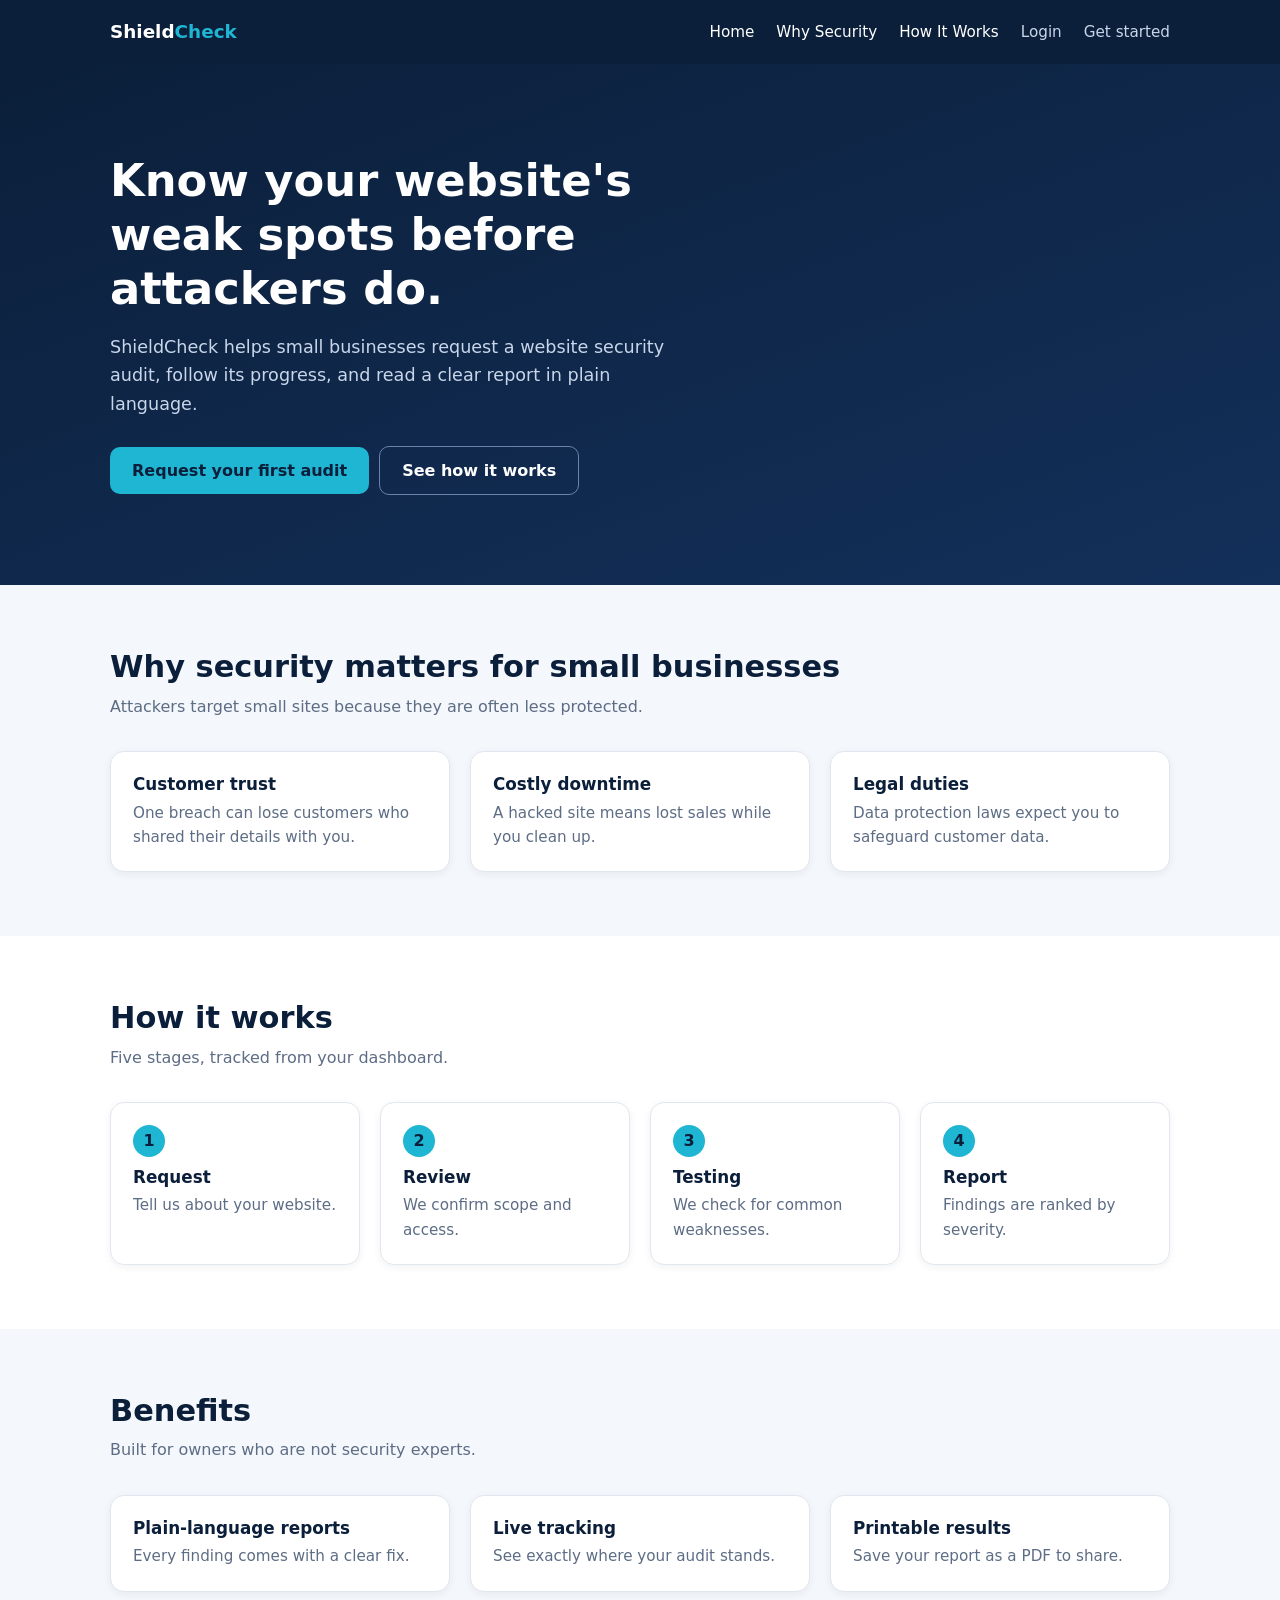
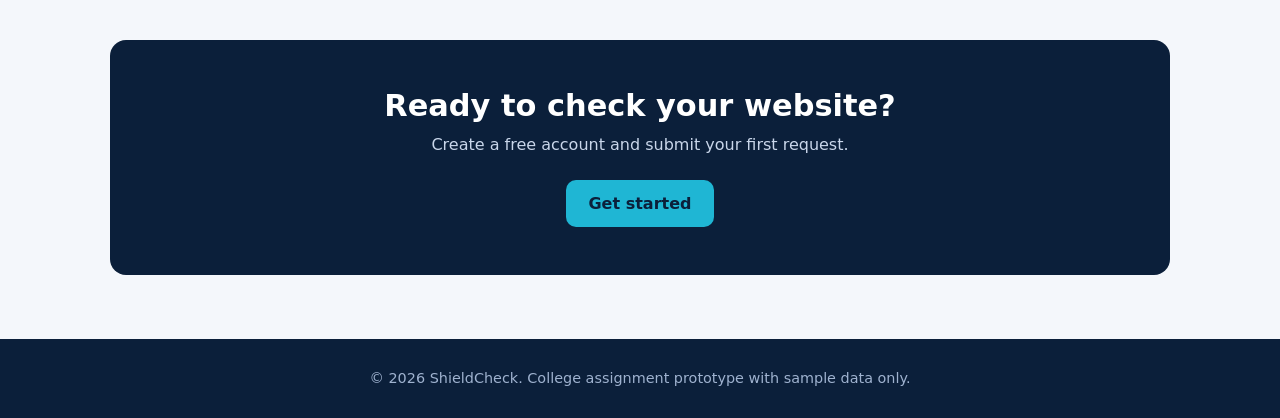
<file: files (1)/index.html>
<!doctype html>
<html lang="en">
  <head>
    <meta charset="UTF-8" />
    <meta name="viewport" content="width=device-width,initial-scale=1" />
    <link rel="stylesheet" href="css/style.css" />
    <title>ShieldCheck | Website Security Audits</title>
  </head>
  <body data-page="index">
    <header class="hero">
      <div class="wrap">
        <h1>Know your website's weak spots before attackers do.</h1>
        <p>
          ShieldCheck helps small businesses request a website security audit,
          follow its progress, and read a clear report in plain language.
        </p>
        <a class="btn alt" href="register.html">Request your first audit</a
        ><a class="btn ghost" href="#how">See how it works</a>
      </div>
    </header>
    <section id="why">
      <div class="wrap">
        <h2>Why security matters for small businesses</h2>
        <p class="sub">
          Attackers target small sites because they are often less protected.
        </p>
        <div class="grid">
          <div class="card">
            <h3>Customer trust</h3>
            <p>
              One breach can lose customers who shared their details with you.
            </p>
          </div>
          <div class="card">
            <h3>Costly downtime</h3>
            <p>A hacked site means lost sales while you clean up.</p>
          </div>
          <div class="card">
            <h3>Legal duties</h3>
            <p>Data protection laws expect you to safeguard customer data.</p>
          </div>
        </div>
      </div>
    </section>
    <section id="how" style="background: #fff">
      <div class="wrap">
        <h2>How it works</h2>
        <p class="sub">Five stages, tracked from your dashboard.</p>
        <div class="grid">
          <div class="card step">
            <b>1</b>
            <h3>Request</h3>
            <p>Tell us about your website.</p>
          </div>
          <div class="card step">
            <b>2</b>
            <h3>Review</h3>
            <p>We confirm scope and access.</p>
          </div>
          <div class="card step">
            <b>3</b>
            <h3>Testing</h3>
            <p>We check for common weaknesses.</p>
          </div>
          <div class="card step">
            <b>4</b>
            <h3>Report</h3>
            <p>Findings are ranked by severity.</p>
          </div>
        </div>
      </div>
    </section>
    <section>
      <div class="wrap">
        <h2>Benefits</h2>
        <p class="sub">Built for owners who are not security experts.</p>
        <div class="grid">
          <div class="card">
            <h3>Plain-language reports</h3>
            <p>Every finding comes with a clear fix.</p>
          </div>
          <div class="card">
            <h3>Live tracking</h3>
            <p>See exactly where your audit stands.</p>
          </div>
          <div class="card">
            <h3>Printable results</h3>
            <p>Save your report as a PDF to share.</p>
          </div>
        </div>
        <div class="cta" style="margin-top: 48px">
          <h2>Ready to check your website?</h2>
          <p>Create a free account and submit your first request.</p>
          <a class="btn alt" href="register.html">Get started</a>
        </div>
      </div>
    </section>
    <script src="js/script.js"></script>
  </body>
</html>
</file>
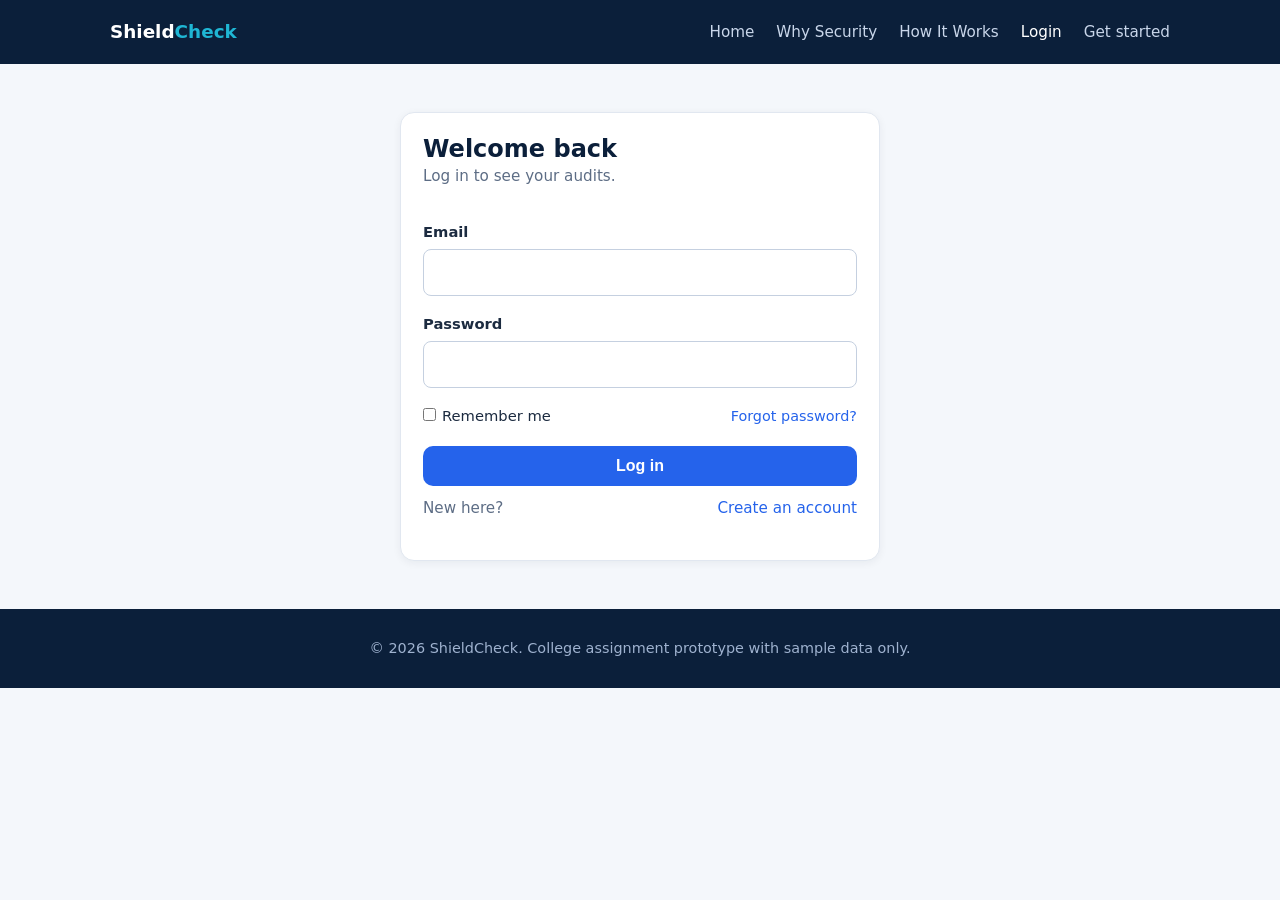
<file: files (1)/audit-progress.html>
<!doctype html>
<html lang="en">
  <head>
    <meta charset="UTF-8" />
    <meta name="viewport" content="width=device-width,initial-scale=1" />
    <link rel="stylesheet" href="css/style.css" />
    <title>Audit Progress | ShieldCheck</title>
  </head>
  <body data-page="audit-progress">
    <div class="wrap" style="max-width: 760px">
      <div class="head">
        <h1>Audit progress</h1>
        <a href="dashboard.html">Back to dashboard</a>
      </div>
      <div class="card">
        <div class="info">
          <div><small>Business</small><b id="biz"></b></div>
          <div><small>Website</small><b id="site"></b></div>
          <div><small>Request ID</small><b id="rid"></b></div>
          <div><small>Submitted</small><b id="sdate"></b></div>
          <div><small>Status</small><span id="stat"></span></div>
        </div>
        <div class="bar"><i id="fill" style="width: 0"></i></div>
        <p class="sub" id="pct" style="margin: 6px 0 0"></p>
        <ul class="tl" id="tl"></ul>
      </div>
      <p style="margin: 24px 0 60px">
        <a class="btn" href="report.html">View sample final report</a>
      </p>
    </div>
    <script src="js/script.js"></script>
  </body>
</html>
</file>
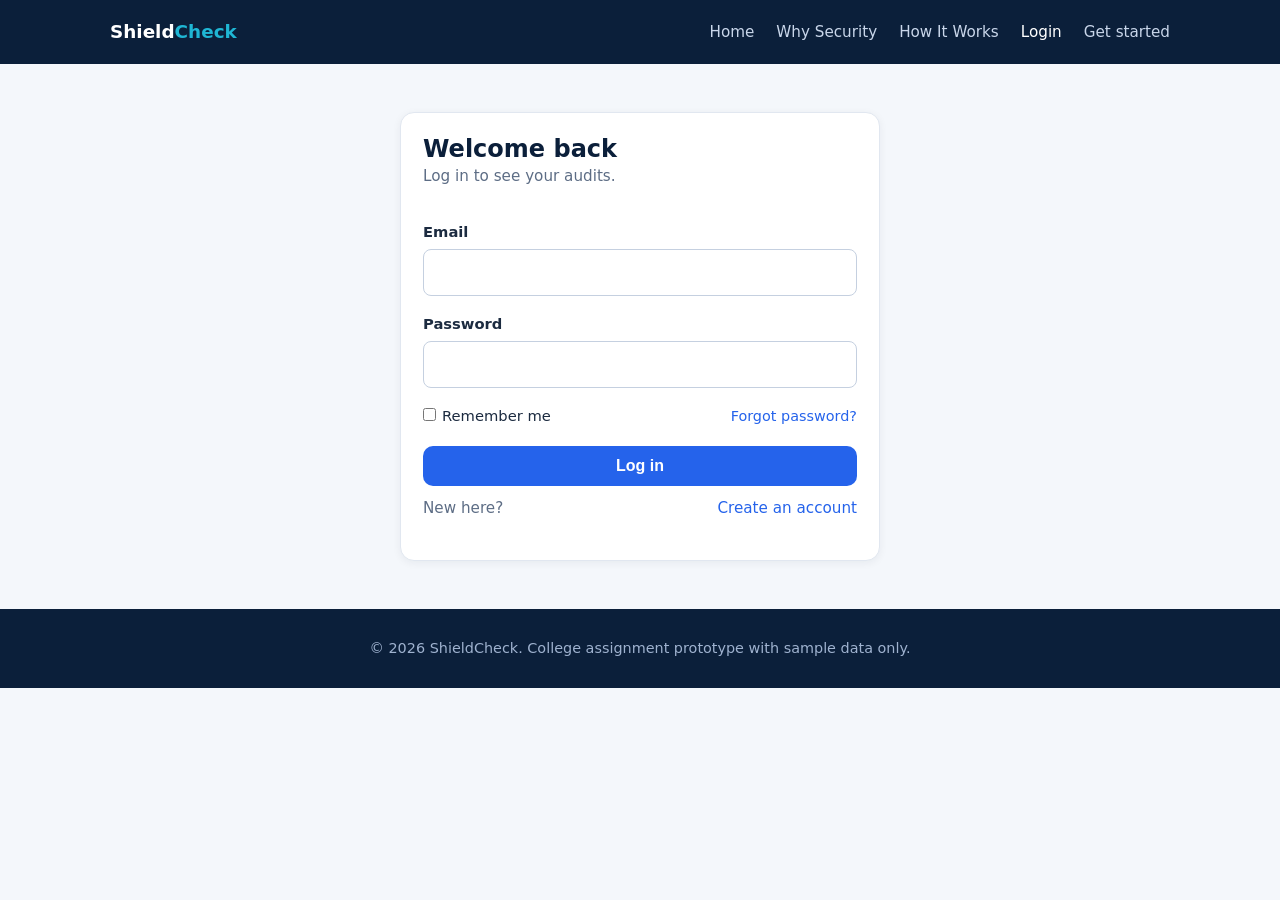
<file: files (1)/audit-request.html>
<!doctype html>
<html lang="en">
  <head>
    <meta charset="UTF-8" />
    <meta name="viewport" content="width=device-width,initial-scale=1" />
    <link rel="stylesheet" href="css/style.css" />
    <title>Request Audit | ShieldCheck</title>
  </head>
  <body data-page="audit-request">
    <div class="wrap">
      <div class="formbox wide card">
        <h2>Request a security audit</h2>
        <p class="sub">Tell us what to check.</p>
        <form novalidate>
          <div class="field">
            <label for="bn">Business name</label><input id="bn" required />
          </div>
          <div class="field">
            <label for="url">Website URL</label
            ><input
              id="url"
              data-v="url"
              placeholder="https://www.example.com"
              required
            />
          </div>
          <div class="field">
            <label for="type">Business type</label
            ><select id="type" required>
              <option value="">Select…</option>
              <option>Retail / e-commerce</option>
              <option>Services</option>
              <option>Food and hospitality</option>
              <option>Education</option>
              <option>Other</option>
            </select>
          </div>
          <div class="field">
            <label for="email">Contact email</label
            ><input id="email" data-v="email" required />
          </div>
          <div class="field">
            <label for="at">Audit type</label
            ><select id="at" required>
              <option value="">Select…</option>
              <option>Basic website scan</option>
              <option>Web application audit</option>
              <option>Full audit with review</option>
            </select>
          </div>
          <div class="field">
            <label for="desc">Description</label
            ><textarea id="desc" rows="3" required></textarea>
          </div>
          <div class="field">
            <label for="notes">Additional notes (optional)</label
            ><textarea id="notes" rows="2"></textarea>
          </div>
          <button class="btn">Submit request</button>
        </form>
        <div id="success" class="msg hide">
          <h2>Audit request submitted successfully</h2>
          <p>Your Request ID is <b>#AUD-1024</b>.</p>
          <a class="btn" href="audit-progress.html?id=AUD-1024"
            >Track this audit</a
          >
        </div>
      </div>
    </div>
    <script src="js/script.js"></script>
  </body>
</html>
</file>
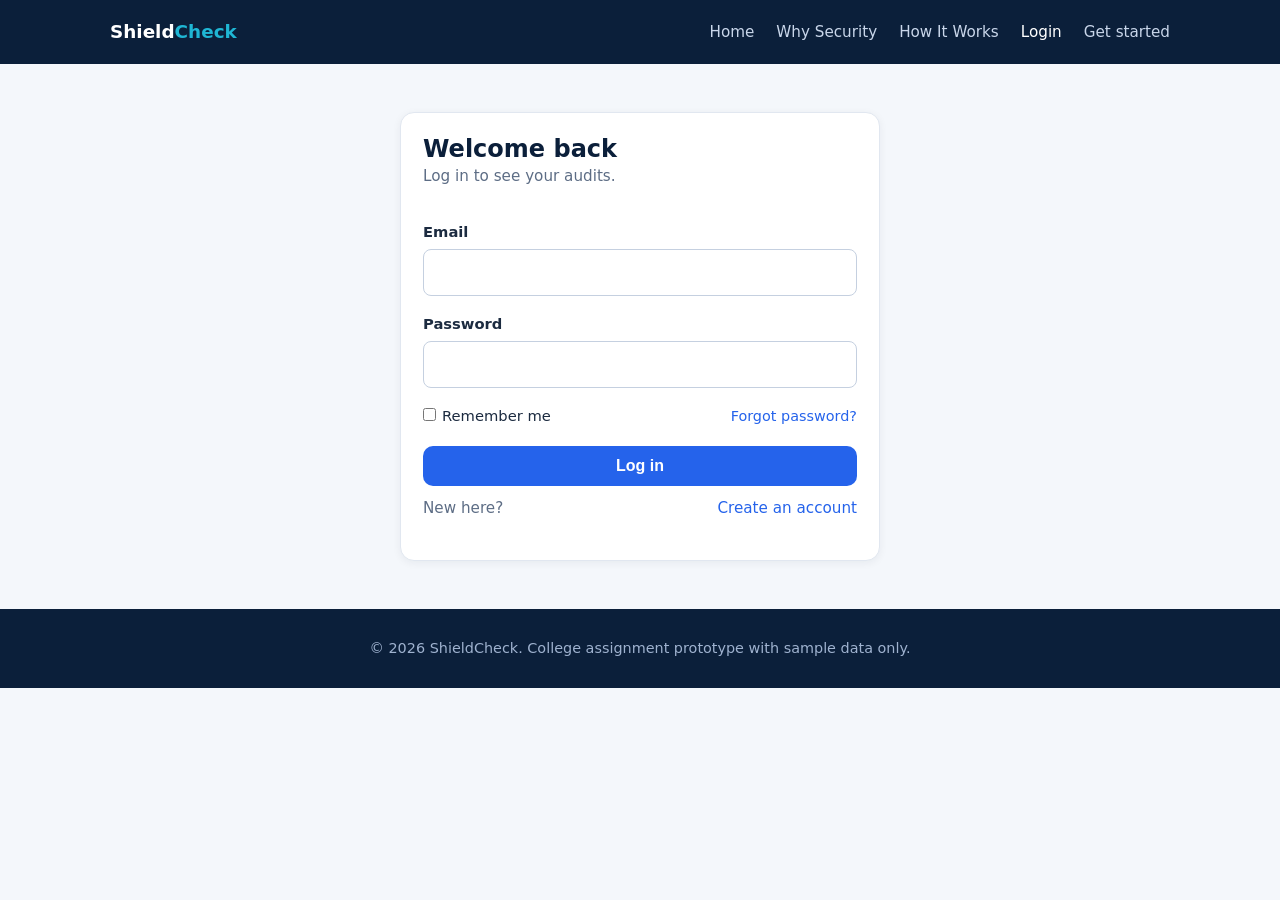
<file: files (1)/dashboard.html>
<!doctype html>
<html lang="en">
  <head>
    <meta charset="UTF-8" />
    <meta name="viewport" content="width=device-width,initial-scale=1" />
    <link rel="stylesheet" href="css/style.css" />
    <title>Dashboard | ShieldCheck</title>
  </head>
  <body data-page="dashboard">
    <div class="wrap">
      <div class="head">
        <div>
          <h1>Welcome, <span id="who"></span></h1>
          <p class="sub" style="margin: 0">Here is where your audits stand.</p>
        </div>
        <a class="btn" href="audit-request.html">Request new audit</a>
      </div>
      <div class="grid">
        <div class="card stat"><b id="total"></b><span>Total audits</span></div>
        <div class="card stat"><b id="pend"></b><span>Pending</span></div>
        <div class="card stat"><b id="prog"></b><span>In progress</span></div>
        <div class="card stat"><b id="done"></b><span>Completed</span></div>
      </div>
      <div class="tbl card">
        <table>
          <thead>
            <tr>
              <th>Request ID</th>
              <th>Website</th>
              <th>Date</th>
              <th>Status</th>
              <th>Action</th>
            </tr>
          </thead>
          <tbody id="rows"></tbody>
        </table>
      </div>
    </div>
    <script src="js/script.js"></script>
  </body>
</html>
</file>
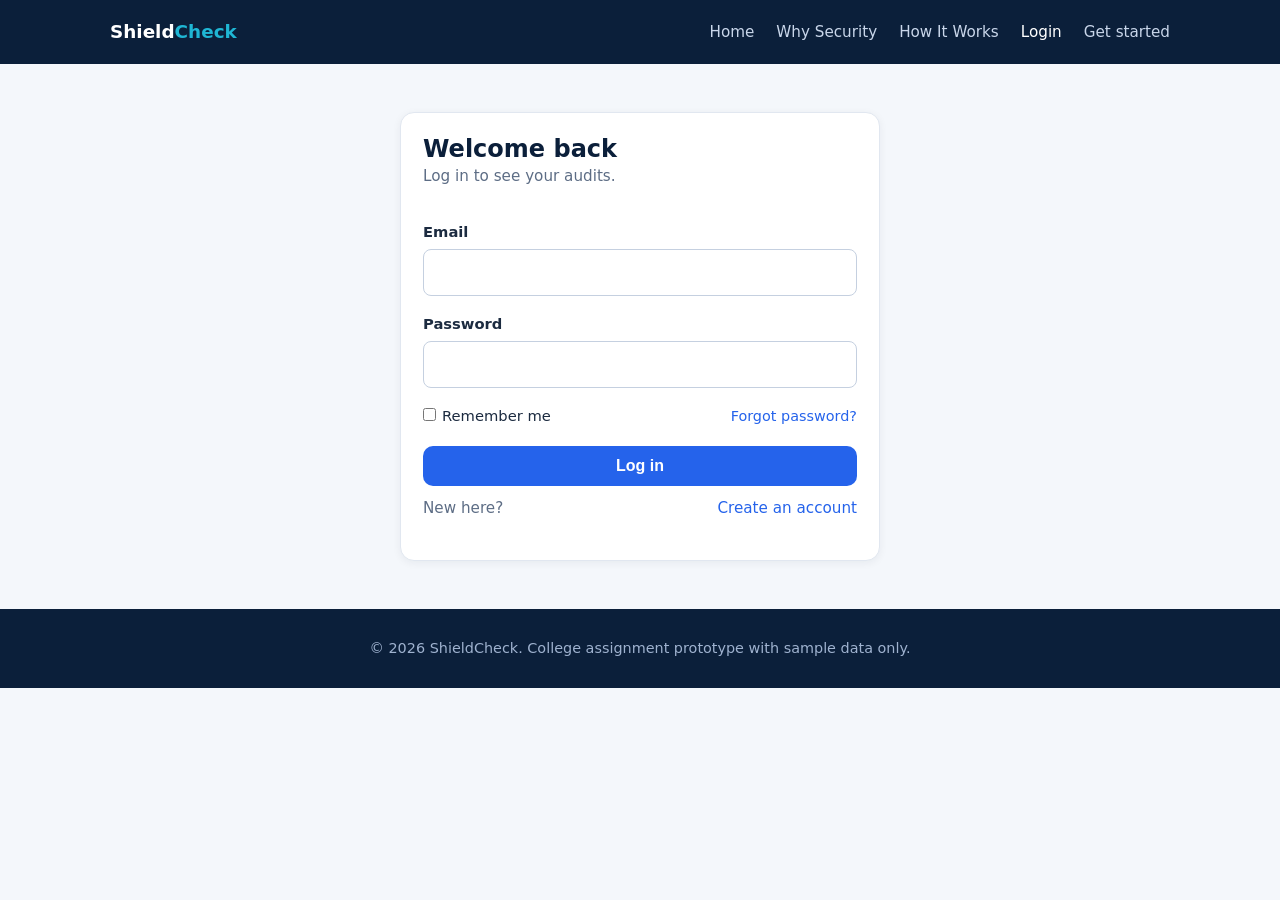
<file: files (1)/login.html>
<!doctype html>
<html lang="en">
  <head>
    <meta charset="UTF-8" />
    <meta name="viewport" content="width=device-width,initial-scale=1" />
    <link rel="stylesheet" href="css/style.css" />
    <title>Login | ShieldCheck</title>
  </head>
  <body data-page="login">
    <div class="wrap">
      <div class="formbox card">
        <h2>Welcome back</h2>
        <p class="sub">Log in to see your audits.</p>
        <form novalidate>
          <div class="field">
            <label for="email">Email</label
            ><input id="email" type="email" data-v="email" required />
          </div>
          <div class="field">
            <label for="password">Password</label
            ><input id="password" type="password" required />
          </div>
          <div class="row">
            <label style="margin: 0; font-weight: 400"
              ><input type="checkbox" />Remember me</label
            ><a
              href="#"
              onclick="
                alert('Demo only: no reset email is sent.');
                return false;
              "
              >Forgot password?</a
            >
          </div>
          <button class="btn" style="width: 100%">Log in</button>
        </form>
        <p class="row">
          New here?&nbsp;<a href="register.html">Create an account</a>
        </p>
      </div>
    </div>
    <script src="js/script.js"></script>
  </body>
</html>
</file>
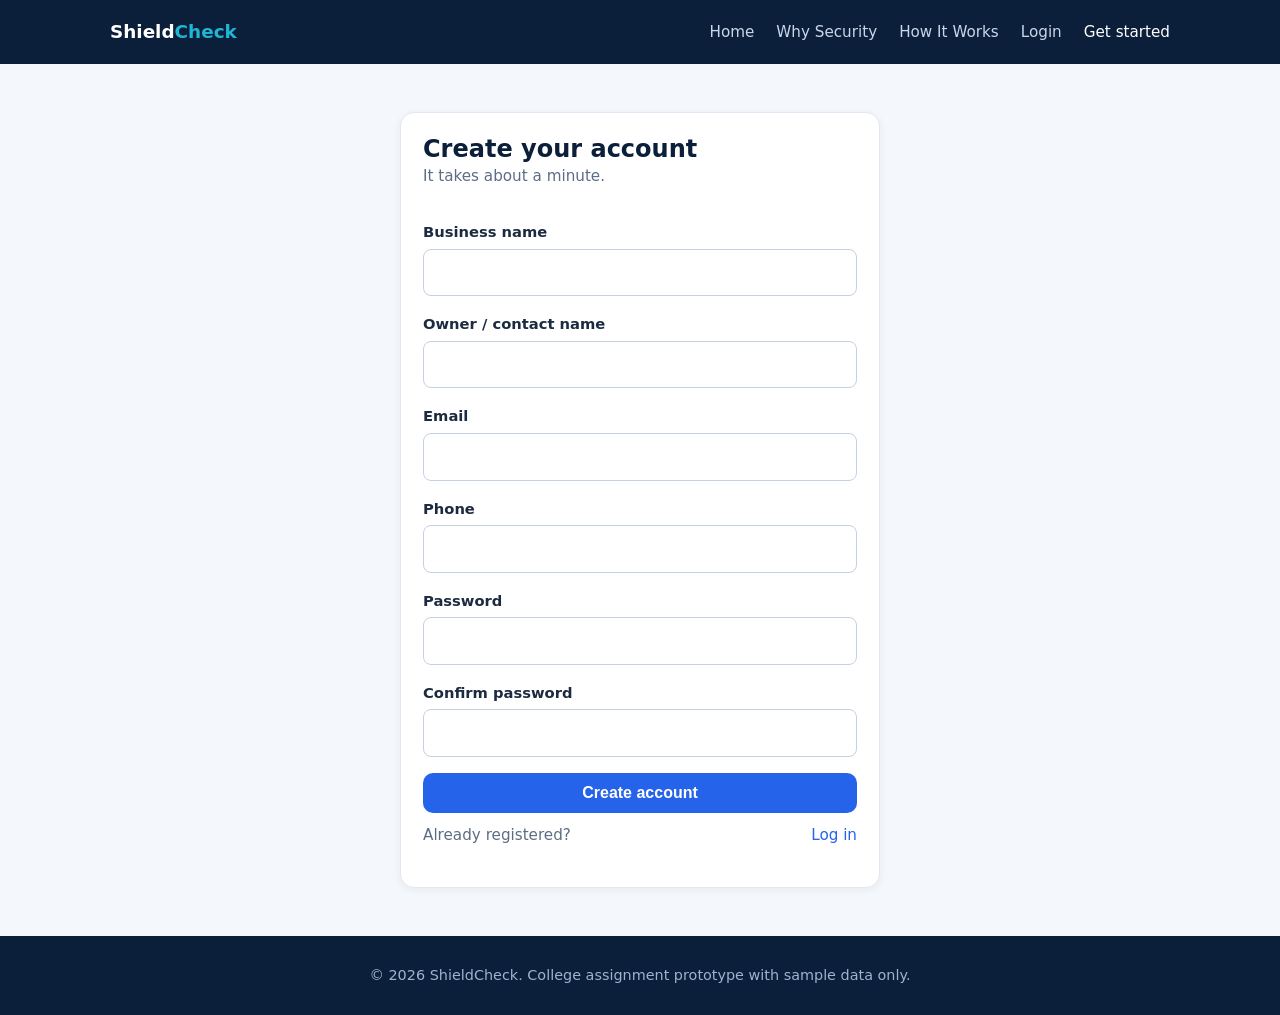
<file: files (1)/register.html>
<!doctype html>
<html lang="en">
  <head>
    <meta charset="UTF-8" />
    <meta name="viewport" content="width=device-width,initial-scale=1" />
    <link rel="stylesheet" href="css/style.css" />
    <title>Register | ShieldCheck</title>
  </head>
  <body data-page="register">
    <div class="wrap">
      <div class="formbox card">
        <h2>Create your account</h2>
        <p class="sub">It takes about a minute.</p>
        <form novalidate>
          <div class="field">
            <label for="biz">Business name</label><input id="biz" required />
          </div>
          <div class="field">
            <label for="owner">Owner / contact name</label
            ><input id="owner" required />
          </div>
          <div class="field">
            <label for="email">Email</label
            ><input id="email" type="email" data-v="email" required />
          </div>
          <div class="field">
            <label for="phone">Phone</label
            ><input id="phone" data-v="phone" required />
          </div>
          <div class="field">
            <label for="password">Password</label
            ><input id="password" type="password" data-v="pass" required />
          </div>
          <div class="field">
            <label for="confirm">Confirm password</label
            ><input id="confirm" type="password" data-v="match" required />
          </div>
          <button class="btn" style="width: 100%">Create account</button>
        </form>
        <div id="success" class="msg hide">
          <h2>Account created</h2>
          <p>Your account is ready.</p>
          <a class="btn" href="dashboard.html">Continue to dashboard</a>
        </div>
        <p class="row">
          Already registered?&nbsp;<a href="login.html">Log in</a>
        </p>
      </div>
    </div>
    <script src="js/script.js"></script>
  </body>
</html>
</file>
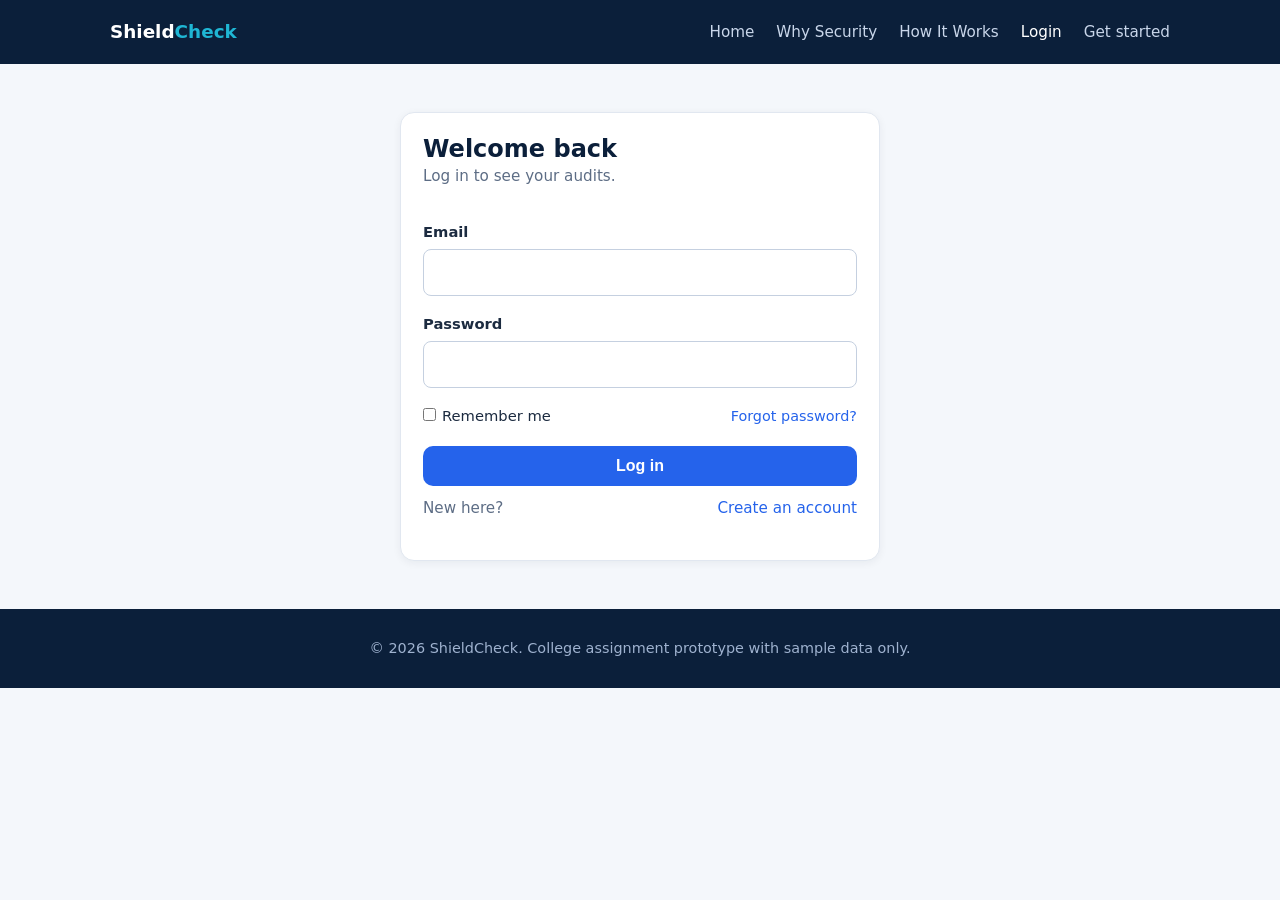
<file: files (1)/report.html>
<!doctype html>
<html lang="en">
  <head>
    <meta charset="UTF-8" />
    <meta name="viewport" content="width=device-width,initial-scale=1" />
    <link rel="stylesheet" href="css/style.css" />
    <title>Security Report | ShieldCheck</title>
  </head>
  <body data-page="report">
    <div class="wrap" style="max-width: 860px">
      <div class="head noprint">
        <a href="dashboard.html">Back to dashboard</a
        ><button class="btn" id="print">Print / Download Report</button>
      </div>
      <article class="report">
        <h1>Security Audit Report</h1>
        <div class="info">
          <div><small>Business</small>Sharma Legal Associates</div>
          <div><small>Website</small>www.sharma-legal.in</div>
          <div><small>Audit date</small>2026-09-10</div>
          <div><small>Request ID</small>#AUD-1005</div>
        </div>
        <div class="score">
          <b>78/100</b>
          <div>
            Security rating: <b style="font-size: 1.3rem">Good</b><br />No
            critical issues, but several improvements are recommended.
          </div>
        </div>
        <h2>Executive summary</h2>
        <p>
          The website is fundamentally sound. We found no critical issues, one
          high-priority gap in security headers, and a few medium and low items
          that are quick to fix.
        </p>
        <h2>Findings</h2>
        <div class="find crit">
          <h4>Critical: none</h4>
          <p>No critical issues found.</p>
        </div>
        <div class="find high">
          <h4>Missing security headers</h4>
          <p>
            <b>Severity: High.</b> Headers such as Content-Security-Policy are
            not set, so browsers cannot block some attacks.<br /><b
              >Recommendation:</b
            >
            Add CSP, X-Frame-Options and HSTS headers.
          </p>
        </div>
        <div class="find med">
          <h4>Weak password policy</h4>
          <p>
            <b>Severity: Medium.</b> Accounts accept short, simple passwords.<br /><b
              >Recommendation:</b
            >
            Require 10+ characters and block common passwords.
          </p>
        </div>
        <div class="find med">
          <h4>Missing input validation</h4>
          <p>
            <b>Severity: Medium.</b> The contact form accepts unexpected
            input.<br /><b>Recommendation:</b> Validate and sanitize input on
            the server.
          </p>
        </div>
        <div class="find low">
          <h4>Missing security-related metadata</h4>
          <p>
            <b>Severity: Low.</b> No security.txt file is published.<br /><b
              >Recommendation:</b
            >
            Add /.well-known/security.txt with a contact address.
          </p>
        </div>
        <div class="find info">
          <h4>Server technology disclosure</h4>
          <p>
            <b>Severity: Informational.</b> Response headers reveal the server
            software and version.<br /><b>Recommendation:</b> Hide version
            details in server settings.
          </p>
        </div>
        <h2>Recommendations</h2>
        <p>
          Fix the headers first, then strengthen the password policy and input
          validation. Re-test after changes.
        </p>
        <h2>Conclusion</h2>
        <p>
          With a few small changes the site can move from Good to Excellent.
          This is a sample report for demonstration.
        </p>
      </article>
    </div>
    <script src="js/script.js"></script>
  </body>
</html>
</file>
<file: files (1)/css/style.css>
:root {
  --navy: #0b1f3a;
  --navy2: #13305a;
  --blue: #2563eb;
  --cyan: #1fb6d4;
  --bg: #f4f7fb;
  --card: #fff;
  --text: #1c2b40;
  --mute: #5d6d85;
  --line: #e1e7f0;
  --ok: #16a34a;
  --warn: #d97706;
  --bad: #dc2626;
}

* {
  box-sizing: border-box;
  margin: 0;
}

body {
  font-family: "Segoe UI", system-ui, sans-serif;
  color: var(--text);
  background: var(--bg);
  line-height: 1.6;
}

a {
  color: var(--blue);
  text-decoration: none;
}

h1,
h2,
h3 {
  line-height: 1.2;
  color: var(--navy);
}

.wrap {
  max-width: 1100px;
  margin: auto;
  padding: 0 20px;
}

:focus-visible {
  outline: 2px solid var(--cyan);
  outline-offset: 2px;
}

.nav {
  background: var(--navy);
  position: sticky;
  top: 0;
  z-index: 10;
}

.nav .wrap {
  display: flex;
  align-items: center;
  justify-content: space-between;
  height: 64px;
}

.logo {
  color: #fff;
  font-weight: 700;
  font-size: 1.15rem;
}

.logo span {
  color: var(--cyan);
}

.links {
  display: flex;
  gap: 22px;
  align-items: center;
}

.links a {
  color: #c9d6ea;
  font-size: 0.95rem;
}

.links a:hover,
.links a.on {
  color: #fff;
}

.menu {
  display: none;
  background: none;
  border: 0;
  color: #fff;
  font-size: 1.6rem;
  cursor: pointer;
}

.btn {
  display: inline-block;
  background: var(--blue);
  color: #fff;
  border: 0;
  padding: 11px 22px;
  border-radius: 10px;
  font-size: 1rem;
  font-weight: 600;
  cursor: pointer;
  transition: background 0.2s;
}

.btn:hover {
  background: #1d4ed8;
}

.btn.alt {
  background: var(--cyan);
  color: var(--navy);
}

.btn.ghost {
  background: transparent;
  border: 1px solid #6b83a8;
  color: #fff;
}

.btn.sm {
  padding: 6px 14px;
  font-size: 0.88rem;
}

.hero {
  background: linear-gradient(160deg, var(--navy), var(--navy2));
  color: #fff;
  padding: 90px 0;
}

.hero h1 {
  color: #fff;
  font-size: 2.8rem;
  max-width: 640px;
}

.hero p {
  color: #c9d6ea;
  max-width: 560px;
  margin: 18px 0 28px;
  font-size: 1.1rem;
}

.hero .btn + .btn {
  margin-left: 10px;
}

section {
  padding: 64px 0;
}

section h2 {
  font-size: 1.9rem;
  margin-bottom: 8px;
}

.sub {
  color: var(--mute);
  margin-bottom: 32px;
}

.grid {
  display: grid;
  grid-template-columns: repeat(auto-fit, minmax(220px, 1fr));
  gap: 20px;
}

.card {
  background: var(--card);
  border: 1px solid var(--line);
  border-radius: 14px;
  padding: 22px;
  box-shadow: 0 2px 8px rgba(11, 31, 58, 0.06);
}

.card h3 {
  font-size: 1.05rem;
  margin-bottom: 6px;
}

.card p {
  color: var(--mute);
  font-size: 0.95rem;
}

.step b {
  display: inline-grid;
  place-items: center;
  width: 32px;
  height: 32px;
  border-radius: 50%;
  background: var(--cyan);
  color: var(--navy);
  margin-bottom: 10px;
}

.cta {
  background: var(--navy);
  color: #fff;
  text-align: center;
  border-radius: 16px;
  padding: 48px 20px;
}

.cta h2 {
  color: #fff;
}

.cta p {
  color: #c9d6ea;
  margin: 8px 0 22px;
}

footer {
  background: var(--navy);
  color: #9fb2cf;
  text-align: center;
  padding: 28px 20px;
  font-size: 0.9rem;
}

.formbox {
  max-width: 480px;
  margin: 48px auto;
}

.formbox.wide {
  max-width: 680px;
}

.field {
  margin-bottom: 16px;
}

label {
  display: block;
  font-weight: 600;
  font-size: 0.92rem;
  margin-bottom: 5px;
}

input,
select,
textarea {
  width: 100%;
  padding: 10px 12px;
  border: 1px solid #c5d0e0;
  border-radius: 8px;
  font: inherit;
  background: #fff;
}

input[type="checkbox"] {
  width: auto;
  margin-right: 6px;
}

input.bad,
select.bad,
textarea.bad {
  border-color: var(--bad);
}

.err {
  color: var(--bad);
  font-size: 0.82rem;
  display: block;
  min-height: 1em;
}

.msg {
  background: #e8f8ee;
  border: 1px solid #9ad9b1;
  border-radius: 12px;
  padding: 22px;
  text-align: center;
}

.msg h2 {
  color: var(--ok);
  font-size: 1.4rem;
}

.msg .btn {
  margin-top: 14px;
}

.row {
  display: flex;
  justify-content: space-between;
  align-items: center;
  font-size: 0.9rem;
  margin: 10px 0 18px;
}

.hide {
  display: none !important;
}

.head {
  padding: 36px 0 20px;
  display: flex;
  justify-content: space-between;
  align-items: center;
  flex-wrap: wrap;
  gap: 12px;
}

.stat b {
  display: block;
  font-size: 2rem;
  color: var(--navy);
}

.stat span {
  color: var(--mute);
  font-size: 0.9rem;
}

.tbl {
  overflow-x: auto;
  margin: 28px 0 60px;
}

table {
  width: 100%;
  border-collapse: collapse;
  min-width: 560px;
}

th,
td {
  padding: 13px 14px;
  text-align: left;
  border-bottom: 1px solid var(--line);
}

th {
  font-size: 0.85rem;
  color: var(--mute);
}

.badge {
  padding: 3px 11px;
  border-radius: 99px;
  font-size: 0.8rem;
  font-weight: 600;
  white-space: nowrap;
}

.b-pending {
  background: #fef3c7;
  color: #92400e;
}

.b-review {
  background: #dbeafe;
  color: #1e40af;
}

.b-test {
  background: #cffafe;
  color: #0e6d80;
}

.b-ready {
  background: #dcfce7;
  color: #166534;
}

.info {
  display: grid;
  grid-template-columns: repeat(auto-fit, minmax(200px, 1fr));
  gap: 14px;
  margin: 20px 0;
}

.info small {
  color: var(--mute);
  display: block;
}

.bar {
  height: 12px;
  background: #dfe7f2;
  border-radius: 99px;
  overflow: hidden;
}

.bar i {
  display: block;
  height: 100%;
  background: linear-gradient(90deg, var(--blue), var(--cyan));
  transition: width 0.8s;
}

.tl {
  list-style: none;
  padding: 0;
  margin: 26px 0 0 12px;
  border-left: 3px solid var(--line);
}

.tl li {
  padding: 0 0 26px 28px;
  position: relative;
  color: var(--mute);
}

.tl li:before {
  content: "";
  position: absolute;
  left: -11px;
  top: 4px;
  width: 19px;
  height: 19px;
  border-radius: 50%;
  background: #fff;
  border: 3px solid var(--line);
}

.tl li.done {
  color: var(--text);
}

.tl li.done:before {
  background: var(--ok);
  border-color: var(--ok);
}

.tl li.now {
  color: var(--navy);
  font-weight: 700;
}

.tl li.now:before {
  border-color: var(--blue);
  box-shadow: 0 0 0 5px rgba(37, 99, 235, 0.2);
}

.report {
  background: #fff;
  border: 1px solid var(--line);
  border-radius: 14px;
  padding: 36px;
  margin: 30px 0 60px;
}

.score {
  display: flex;
  gap: 20px;
  align-items: center;
  background: var(--navy);
  color: #fff;
  border-radius: 12px;
  padding: 20px;
  margin: 20px 0;
}

.score b {
  font-size: 2.6rem;
  color: var(--cyan);
}

.report h2 {
  font-size: 1.3rem;
  margin: 28px 0 10px;
}

.find {
  border-left: 4px solid var(--line);
  background: var(--bg);
  padding: 12px 16px;
  margin-bottom: 12px;
  border-radius: 0 8px 8px 0;
}

.find.high {
  border-color: var(--bad);
}

.find.med {
  border-color: var(--warn);
}

.find.low {
  border-color: var(--blue);
}

.find.info {
  border-color: var(--mute);
}

.find.crit {
  border-color: var(--ok);
}

.find h4 {
  color: var(--navy);
}

.find p {
  font-size: 0.93rem;
}

@media (max-width: 760px) {
  .menu {
    display: block;
  }

  .links {
    display: none;
    position: absolute;
    top: 64px;
    left: 0;
    right: 0;
    background: var(--navy);
    flex-direction: column;
    padding: 18px;
    gap: 14px;
  }

  .links.open {
    display: flex;
  }

  .hero h1 {
    font-size: 2rem;
  }

  .hero {
    padding: 60px 0;
  }

  .report {
    padding: 20px;
  }
}

@media print {
  .nav,
  footer,
  .noprint {
    display: none !important;
  }

  body {
    background: #fff;
  }

  .report {
    border: 0;
    padding: 0;
  }
}

@media (prefers-reduced-motion: reduce) {
  * {
    transition: none !important;
  }
}
</file>
